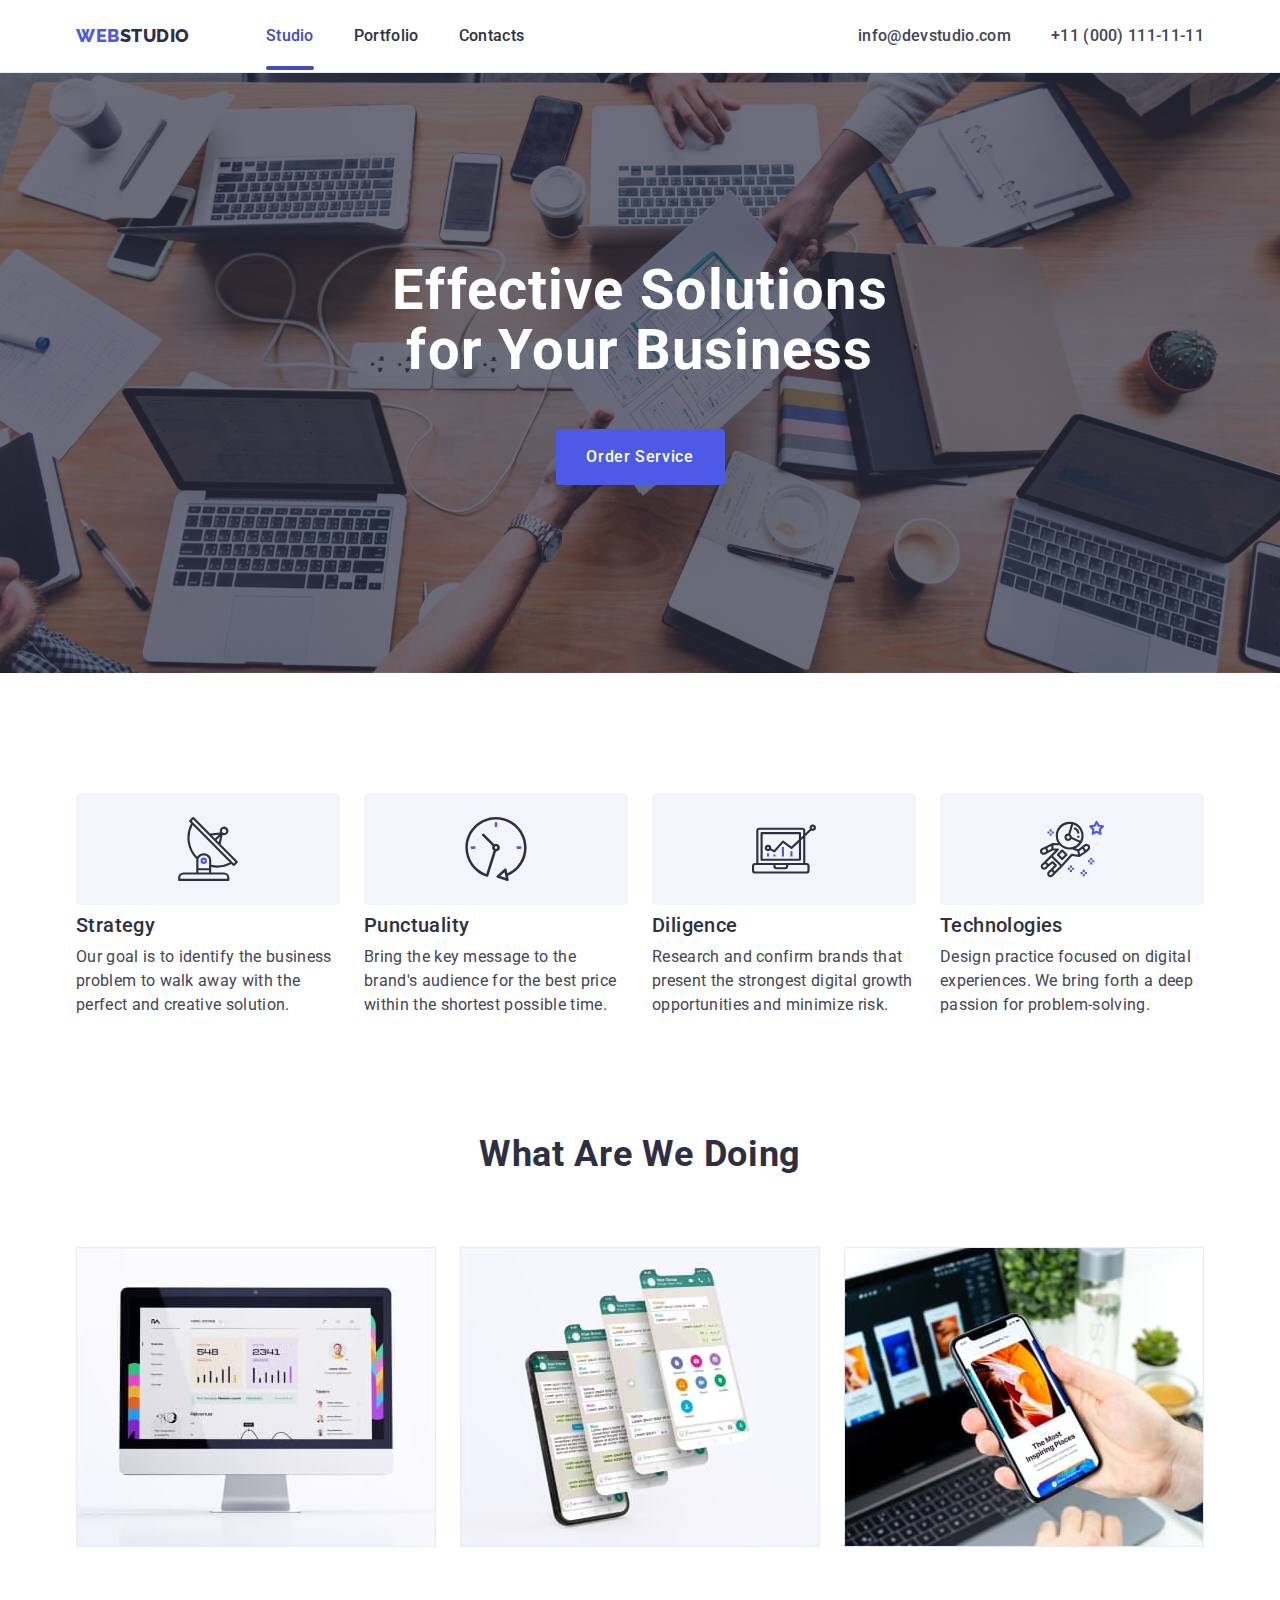
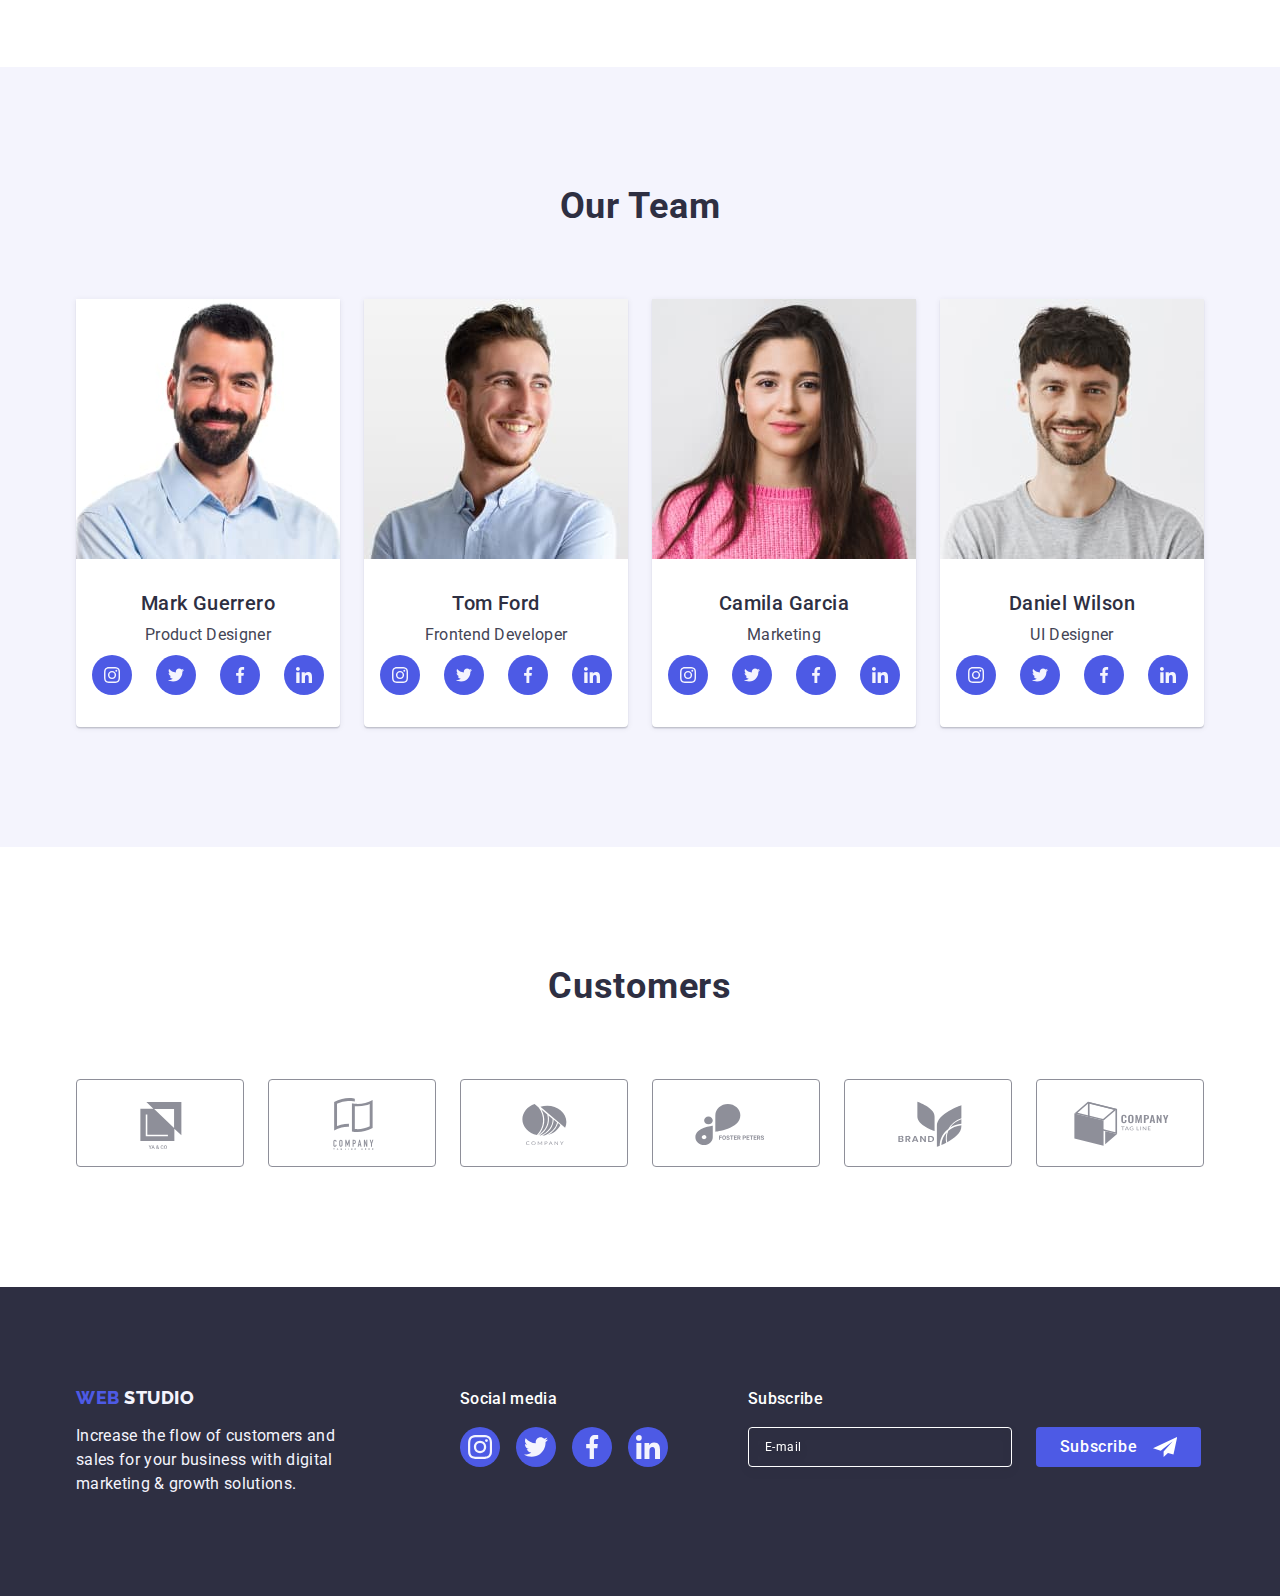
<file: index.html>
<!DOCTYPE html>
<html lang="en">
<head>
    <meta charset="UTF-8">
    <meta http-equiv="X-UA-Compatible" content="IE=edge">
    <meta name="viewport" content="width=device-width, initial-scale=1.0">
    <title>WebStudio</title>
    <link rel="stylesheet" href="https://cdnjs.cloudflare.com/ajax/libs/modern-normalize/2.0.0/modern-normalize.min.css">
    <link rel="stylesheet" href="./css/styles.css">
    <link rel="preconnect" href="https://fonts.googleapis.com">
    <link rel="preconnect" href="https://fonts.gstatic.com" crossorigin>
    <link href="https://fonts.googleapis.com/css2?family=Raleway:wght@800&family=Roboto:wght@400;500;700;900&display=swap"
        rel="stylesheet">
</head>
<body>
    <header class="header">
        <div class="header-div container">  
 <nav class="header-div-nav">
        <a class="logotip link"  href="./index.html">Web<span class="logotip-part-two">Studio</span></a>

    <ul class="menu-main list">
        <li>
            <a class="menu-header menu-header-check link" href="./index.html">Studio</a>
        </li>
        <li>
            <a class="menu-header link" href="./portfolio.html">Portfolio</a>
        </li>
        <li>
            <a class="menu-header link" href="">Contacts</a>
        </li>
    </ul>
</nav>

<address class="kontakts">
    <ul class="menu-main list">
        <li>
            <a class="kontakts-mail link menu-header" href="mailto:info@devstudio.com">info@devstudio.com</a>
        </li>
        <li>
            <a class="kontakts-mail link menu-header" href="tel:+110001111111">+11 (000) 111-11-11</a>
        </li>
    </ul>
</address>
    </div>
    </header>

    <main>
      <section class="section-zakaz-service">
        <div class="container">
          <h1 class="zakaz-service-name">Effective Solutions for Your Business</h1>
          <button data-modal-open class="button-main" type="button">Order Service</button>  
        </div>
      
     </section>  

      <section class="section-features">
        <div class="container">
        <h2 class="visually-hidden">Features</h2>
<ul class="section-features-list list">
    <li class="secfeat-list-li">
        <div class="features-icon-box">
        <svg width="64" height="64" class="button-modal-close-icon">
            <use href="./images/icons.svg#icon-antenna"></use>
        </svg>
        </div>
<h3 class="feature-name">Strategy</h3>
<p class="feature-desc">Our goal is to identify the business problem to walk away with the perfect and creative
    solution.
</p>
    </li>
    <li class="secfeat-list-li">
        <div class="features-icon-box">
            <svg width="64" height="64" class="button-modal-close-icon">
                <use href="./images/icons.svg#icon-clock"></use>
            </svg>
        </div>
<h3 class="feature-name">Punctuality</h3>
<p class="feature-desc">Bring the key message to the brand's audience for the best price within the shortest possible time.
</p>
    </li>
    <li class="secfeat-list-li">
        <div class="features-icon-box">
            <svg width="64" height="64" class="button-modal-close-icon">
                <use href="./images/icons.svg#icon-diagram"></use>
            </svg>
        </div>
<h3 class="feature-name">Diligence</h3>
<p class="feature-desc">Research and confirm brands that present the strongest digital growth opportunities and minimize risk.
</p>
    </li>
    <li class="secfeat-list-li">
        <div class="features-icon-box">
            <svg width="64" height="64" class="button-modal-close-icon">
                <use href="./images/icons.svg#icon-astronaut"></use>
            </svg>
        </div>
<h3 class="feature-name">Technologies</h3>
<p class="feature-desc">Design practice focused on digital experiences. We bring forth a deep passion for problem-solving.
</p>
    </li>
</ul>
    </div>
      </section>

      <section class="section-doing">
        <div class="container">
            <h2 class="doing-head">What are we doing</h2>
               <ul class="section-doing-list list">
                   <li class="section-doing-list-li">
               <img src="./images/img1.jpg" width="360" alt="Monitor">
                   </li>
                   <li class="section-doing-list-li">
               <img src="./images/img2.jpg" width="360" alt="Smartphone">
                                  </li>
                   <li class="section-doing-list-li">
               <img src="./images/img3.jpg" width="360" alt="Notebook and Smartphone">
                   </li>
               </ul>
            </div>
      </section>

<section class="section-team"   >
    <div class="container">
<h2 class="team-head">Our Team</h2>
<ul class="section-team-list list">
    <li class="section-team-list-li team-fon">
        <img    src="./images/mark-guerrero.jpg" width="264" alt="Team Card Mark Guerrero">
        <div class="team-card">
    <h3 class="team-name">Mark Guerrero</h3>
    <p class="team-desc">Product Designer</p>
    <ul class="team-soc-icon-box list">
      <li class="team-soc-icon">
        <a class="team-soc-icon-link" href="">
        <svg width="16" height="16" class="team-soc-icon-svg">
            <use href="./images/icons.svg#instagram"></use>
        </svg>
        </a>
      </li> 
    <li class="team-soc-icon">
        <a class="team-soc-icon-link" href="">
        <svg width="16" height="16" class="team-soc-icon-svg">
            <use href="./images/icons.svg#twitter"></use>
        </svg>
        </a>
    </li>
    <li class="team-soc-icon">        
        <a class="team-soc-icon-link" href="">
        <svg width="16" height="16" class="team-soc-icon-svg">
            <use href="./images/icons.svg#facebook"></use>
        </svg>
        </a>
    </li>
    <li class="team-soc-icon">        
        <a class="team-soc-icon-link" href="">
        <svg width="16" height="16" class="team-soc-icon-svg">
            <use href="./images/icons.svg#linkedin"></use>
        </svg>
        </a>
    </li>
    </ul>
</div>
    </li>
    <li class="section-team-list-li team-fon">
        <img src="./images/tom-ford.jpg" width="264" alt="Team Card Tom Ford">
        <div class="team-card">
        <h3 class="team-name">Tom Ford</h3>
        <p class="team-desc">Frontend Developer</p>
            <ul class="team-soc-icon-box list">
                <li class="team-soc-icon">
                    <a class="team-soc-icon-link" href="">
                        <svg width="16" height="16" class="team-soc-icon-svg">
                            <use href="./images/icons.svg#instagram"></use>
                        </svg>
                    </a>
                </li>
                <li class="team-soc-icon">
                    <a class="team-soc-icon-link" href="">
                        <svg width="16" height="16" class="team-soc-icon-svg">
                            <use href="./images/icons.svg#twitter"></use>
                        </svg>
                    </a>
                </li>
                <li class="team-soc-icon">
                    <a class="team-soc-icon-link" href="">
                        <svg width="16" height="16" class="team-soc-icon-svg">
                            <use href="./images/icons.svg#facebook"></use>
                        </svg>
                    </a>
                </li>
                <li class="team-soc-icon">
                    <a class="team-soc-icon-link" href="">
                        <svg width="16" height="16" class="team-soc-icon-svg">
                            <use href="./images/icons.svg#linkedin"></use>
                        </svg>
                    </a>
                </li>
            </ul>
        </div>
    </li>
    <li class="section-team-list-li team-fon">
        <img src="./images/camila-garcia.jpg" width="264" alt="Team Card Camila Garcia">
        <div class="team-card">
        <h3 class="team-name">Camila Garcia</h3>
        <p class="team-desc">Marketing</p>
            <ul class="team-soc-icon-box list">
                <li class="team-soc-icon">
                    <a class="team-soc-icon-link" href="">
                        <svg width="16" height="16" class="team-soc-icon-svg">
                            <use href="./images/icons.svg#instagram"></use>
                        </svg>
                    </a>
                </li>
                <li class="team-soc-icon">
                    <a class="team-soc-icon-link" href="">
                        <svg width="16" height="16" class="team-soc-icon-svg">
                            <use href="./images/icons.svg#twitter"></use>
                        </svg>
                    </a>
                </li>
                <li class="team-soc-icon">
                    <a class="team-soc-icon-link" href="">
                        <svg width="16" height="16" class="team-soc-icon-svg">
                            <use href="./images/icons.svg#facebook"></use>
                        </svg>
                    </a>
                </li>
                <li class="team-soc-icon">
                    <a class="team-soc-icon-link" href="">
                        <svg width="16" height="16" class="team-soc-icon-svg">
                            <use href="./images/icons.svg#linkedin"></use>
                        </svg>
                    </a>
                </li>
            </ul>
        </div>
    </li>
    <li class="section-team-list-li team-fon">
        <img src="./images/daniel-wilson.jpg" width="264" alt="Team Card Daniel Wilson">
        <div class="team-card">
        <h3 class="team-name">Daniel Wilson</h3>
        <p class="team-desc">UI Designer</p>
            <ul class="team-soc-icon-box list">
                <li class="team-soc-icon">
                    <a class="team-soc-icon-link" href="">
                        <svg width="16" height="16" class="team-soc-icon-svg">
                            <use href="./images/icons.svg#instagram"></use>
                        </svg>
                    </a>
                </li>
                <li class="team-soc-icon">
                    <a class="team-soc-icon-link" href="">
                        <svg width="16" height="16" class="team-soc-icon-svg">
                            <use href="./images/icons.svg#twitter"></use>
                        </svg>
                    </a>
                </li>
                <li class="team-soc-icon">
                    <a class="team-soc-icon-link" href="">
                        <svg width="16" height="16" class="team-soc-icon-svg">
                            <use href="./images/icons.svg#facebook"></use>
                        </svg>
                    </a>
                </li>
                <li class="team-soc-icon">
                    <a class="team-soc-icon-link" href="">
                        <svg width="16" height="16" class="team-soc-icon-svg">
                            <use href="./images/icons.svg#linkedin"></use>
                        </svg>
                    </a>
                </li>
            </ul>
        </div>
    </li>
</ul>
</div>
</section>
<section  class="section-customers">
    <div class="container">
         <h2 class="team-head">Customers</h2>
         <ul class="customers-list list">
            <li class="customers-list-li">
                <a class="customers-list-link" href="" aria-label="Client 1">
                    <svg  class="customer-item" width="104" height="56">
                        <use href="./images/icons.svg#icon-logo1"></use>
                    </svg>
                </a>
            </li>
            <li class="customers-list-li">
                <a class="customers-list-link" href="" aria-label="Client 2">
                    <svg class="customer-item" width="104" height="56">
                        <use href="./images/icons.svg#icon-logo2"></use>
                    </svg>
                </a>
            </li>
            <li class="customers-list-li">
                <a class="customers-list-link" href="" aria-label="Client 3">
                    <svg class="customer-item" width="104" height="56">
                        <use href="./images/icons.svg#icon-logo3"></use>
                    </svg>
                </a>
            </li>
            <li class="customers-list-li">
                <a class="customers-list-link" href="" aria-label="Client 4">
                    <svg class="customer-item" width="104" height="56">
                        <use href="./images/icons.svg#icon-logo4"></use>
                    </svg>
                </a>
            </li>
            <li class="customers-list-li">
                <a class="customers-list-link" href="" aria-label="Client 5">
                    <svg class="customer-item" width="104" height="56">
                        <use href="./images/icons.svg#icon-logo5"></use>
                    </svg>
                </a>
            </li>
            <li class="customers-list-li">
                <a class="customers-list-link" href="" aria-label="Client 6">
                    <svg class="customer-item" width="104" height="56">
                        <use href="./images/icons.svg#icon-logo6"></use>
                    </svg>
                </a>
            </li>
      </ul>                                                          
    </div>
</section>
    </main>

    <footer class="footer">
        <div class="container footer-box">
            <div class="footer-part-logo">
                 <a class="footer-logo link" href="./index.html">Web
                    <span class="logo-footer-part-two">Studio</span>
                </a>
                 <p class="footer-text">Increase the flow of customers and sales for your business with digital marketing & growth solutions.
                 </p>
            </div>
            <div class="footer-part-cocial">
                <p class="footer-part-name">Social media</p>
                <ul class="footer-part-social list">
                    <li class="footer-social-item">
                        <a class="footer-social-link" href="">
                            <svg class="footer-social-icon" width="24" height="24">
                              <use href="./images/icons.svg#instagram"></use>
                            </svg>
                        </a>
                    </li>
                    <li class="footer-social-item">
                        <a class="footer-social-link" href="">
                            <svg class="footer-social-icon" width="24" height="24">
                                <use href="./images/icons.svg#twitter"></use>
                            </svg>
                        </a>
                    </li>
                    <li class="footer-social-item">
                        <a class="footer-social-link" href="">
                            <svg class="footer-social-icon" width="24" height="24">
                                <use href="./images/icons.svg#facebook"></use>
                            </svg>
                        </a>
                    </li>
                    <li class="footer-social-item">
                        <a class="footer-social-link" href="">
                            <svg class="footer-social-icon" width="24" height="24">
                                <use href="./images/icons.svg#linkedin"></use>
                            </svg>
                        </a>
                    </li>
                </ul>

            </div> 
            <div class="footer-part">
                <p class="footer-part-name">Subscribe</p>
                <form class="footer-form-subscribe">
                    <label class="footer-subscribe-label">
                        <input class="footer-subscribe-input" type="email" name="email" placeholder="E-mail">
                    </label>             
                    <button class="footer-btn-subscribe" type="submit">
                            Subscribe
                            <svg class="footer-btnsubscribe-icon" width="24" height="24">
                          <use href="./images/icons.svg#icon-send"></use>
                        </svg>
                    </button>
                </form>
            </div>
        </div>
    </footer>

    <div data-modal class="modal-section is-hidden">
       <div class="modal-order">
              <button data-modal-close class="button-modal-close" type="button">
                <svg class="button-modal-close-icon" width="8" height="8">
                        <use href="./images/icons.svg#icon-close-black-18dp-2-1">
                        </use>
                </svg>
              </button>
              <p class="modal-head">
                Leave your contacts and we will call you back
              </p>
              <form class="modal-form">
                <div class="modal-form-id">
                    <label class="modal-label" for="user-name">
                        Name
                    </label>
                    <div class="div-user-fild">
                            <input class="input-user-fild" type="text" name="user-name" id="user-name" autofocus>
                            <svg class="icon-user-fild" width="18" height="24">
                              <use href="./images/icons.svg#icon-person"></use>
                            </svg>
                    </div>
                </div>
                <div class="modal-form-id">
                    <label class="modal-label" for="user-tel">
                        Phone
                    </label>
                    <div class="div-user-fild">
                        <input class="input-user-fild" type="tel" name="user-tel" id="user-tel">
                        <svg class="icon-user-fild" width="18" height="24">
                            <use href="./images/icons.svg#icon-phone2"></use>
                        </svg>
                    </div>
                </div>
                <div class="modal-form-id">
                    <label class="modal-label" for="user-email">
                        Email
                    </label>
                    <div class="div-user-fild">
                        <input class="input-user-fild" type="email" name="user-email" id="user-email">
                        <svg class="icon-user-fild" width="18" height="24">
                            <use href="./images/icons.svg#icon-mail"></use>
                        </svg>
                    </div>
                </div>
                <div class="div-comment">
                    <label class="modal-label" for="user-comment">
                        Comment
                    </label>
                    <textarea class="input-user-textarea" name="user-comment" id="user-comment" placeholder="Text input"></textarea>
                </div>
                <div class="accept-div">
                         <input class="accept-input visually-hidden" type="checkbox" name="user-privacy" id="user-privacy" value="true">
                         <label class="user-privacy-label" for="user-privacy">
                             <span class="span-privacy-label">
                                <svg class="icon-privacy-label" width="10" height="8">
                                  <use href="./images/icons.svg#icon-check"></use>
                                </svg>
                            </span>                            
                            I accept the terms and conditions of the
                            <a class="privacy-policy-link" href="">
                                Privacy Policy
                            </a>
                         </label>
                </div>
                <button class="btn-push-modal" type="submit">Send
                </button>   
             </form>
        </div>
    </div>
<script src="./js/modal.js"></script>
</body>
</html>
</file>
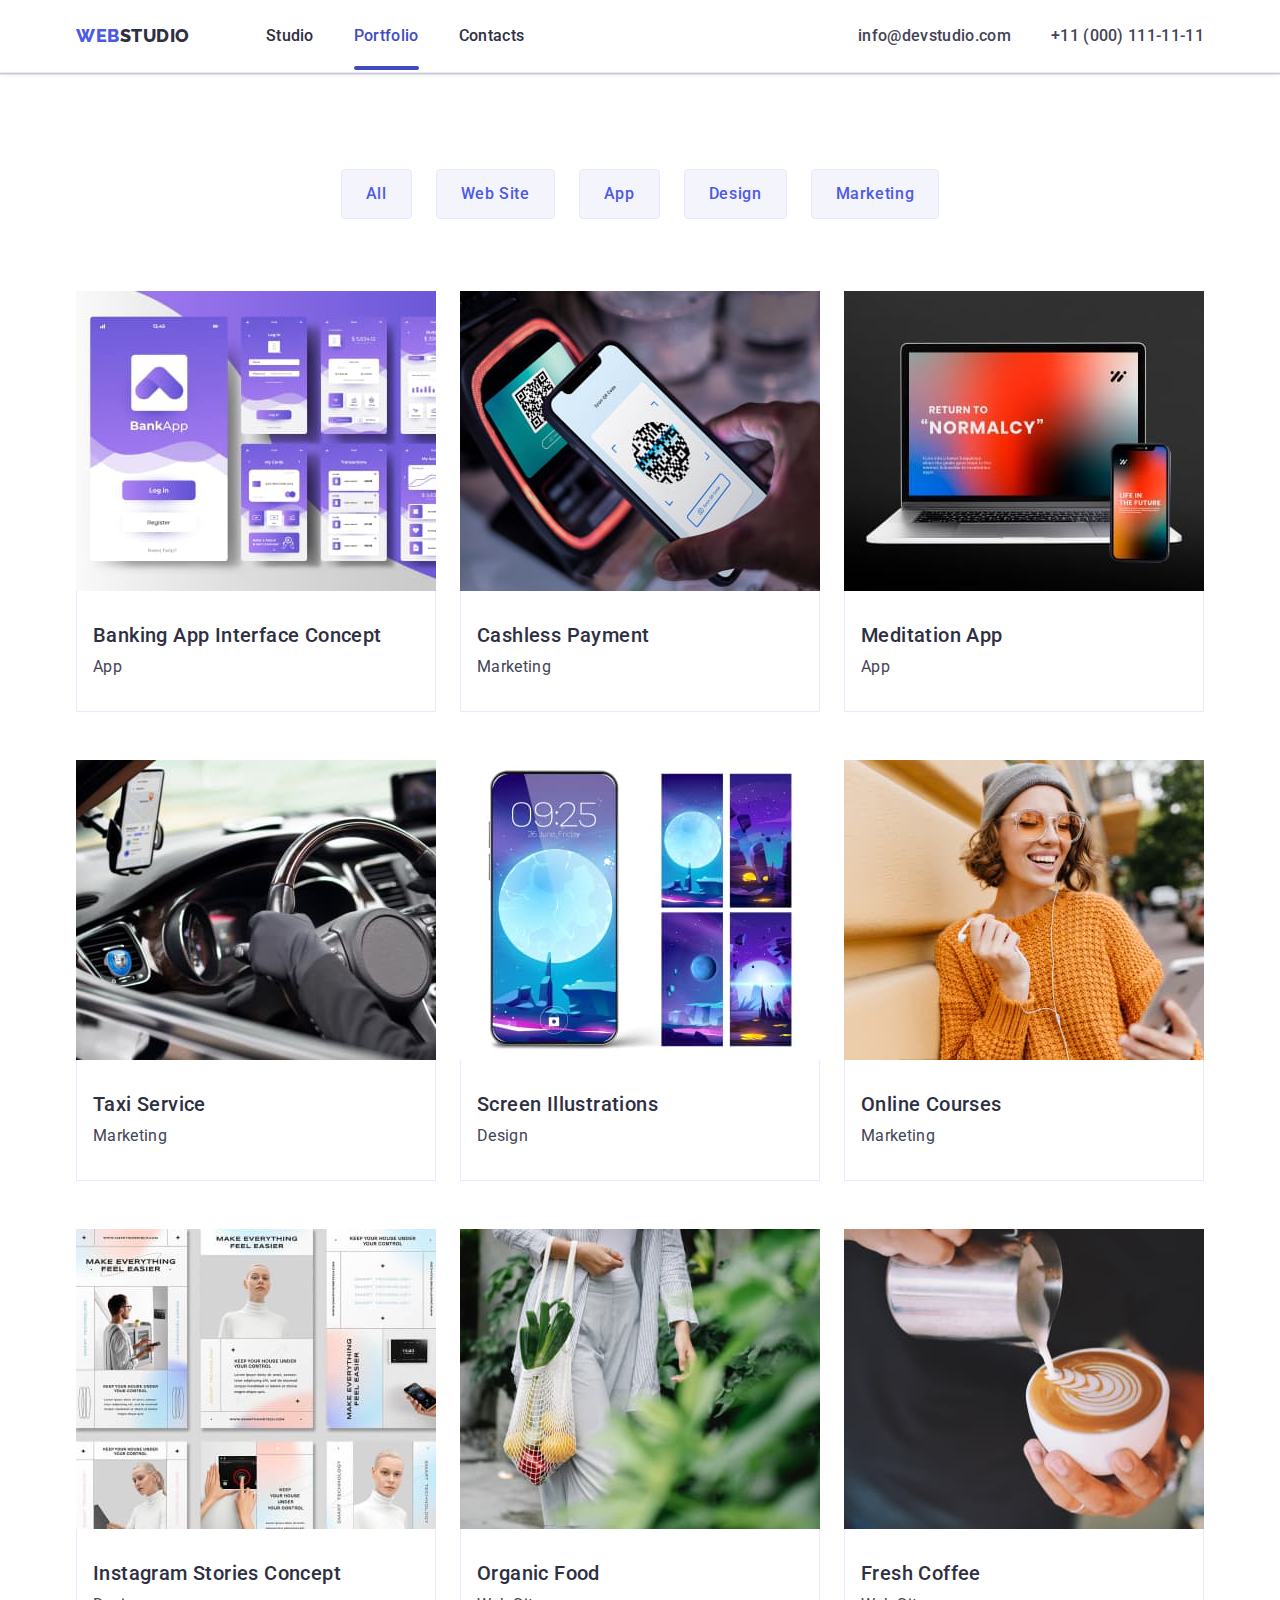
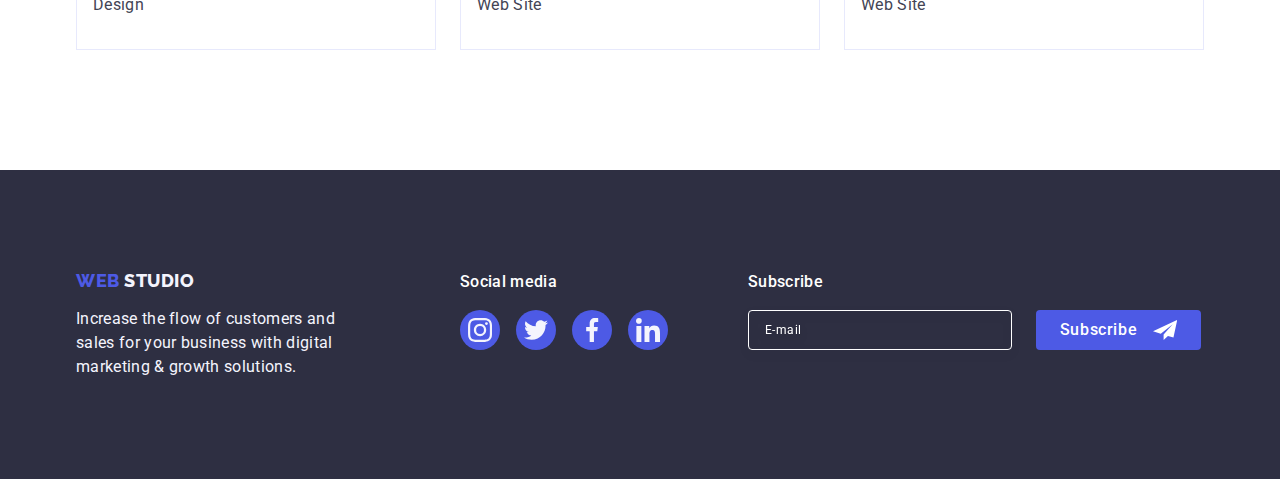
<file: portfolio.html>
<!DOCTYPE html>
 <html lang="en">

<head>
    <meta charset="UTF-8">
    <meta http-equiv="X-UA-Compatible" content="IE=edge">
    <meta name="viewport" content="width=device-width, initial-scale=1.0">
    <title>WebStudio</title>
    <link rel="stylesheet" href="https://cdnjs.cloudflare.com/ajax/libs/modern-normalize/2.0.0/modern-normalize.min.css">
    <link rel="stylesheet" href="./css/styles.css">
    <link rel="preconnect" href="https://fonts.googleapis.com">
    <link rel="preconnect" href="https://fonts.gstatic.com" crossorigin>
    <link href="https://fonts.googleapis.com/css2?family=Raleway:wght@800&family=Roboto:wght@400;500;700;900&display=swap"
        rel="stylesheet">
</head>

<body>
    <header class="header">
        <div class="header-div container">
            <nav class="header-div-nav">
                <a class="logotip link" href="./index.html">Web<span class="logotip-part-two">Studio</span></a>
    
                <ul class="menu-main list">
                    <li>
                        <a class="menu-header link" href="./index.html">Studio</a>
                    </li>
                    <li>
                        <a class="menu-header menu-header-check link" href="./portfolio.html">Portfolio</a>
                    </li>
                    <li>
                        <a class="menu-header link" href="">Contacts</a>
                    </li>
                </ul>
            </nav>
    
            <address class="kontakts">
                <ul class="menu-main list">
                    <li>
                        <a class="kontakts-mail link menu-header" href="mailto:info@devstudio.com">info@devstudio.com</a>
                    </li>
                    <li>
                        <a class="kontakts-mail link menu-header" href="tel:+110001111111">+11 (000) 111-11-11</a>
                    </li>
                </ul>
            </address>
        </div>
    </header>

    <main>
        <section class="section-portfolio">
            <div class="container">

           
            <h1 class="visually-hidden">Portfolio</h1>

            <ul class="section-portfolio-filtr list">
                <li>
                    <button class="button-filtr-item" type="button">
                        All
                    </button>
                </li>
                <li>
                    <button class="button-filtr-item" type="button">
                        Web Site
                    </button>
                </li>
                <li>
                    <button class="button-filtr-item" type="button">
                        App
                    </button>
                </li>
                <li>
                    <button class="button-filtr-item" type="button">
                        Design
                    </button>
                </li>
                <li>
                    <button class="button-filtr-item" type="button">
                        Marketing
                    </button>
                </li>
            </ul>

            <ul class="portfolio-list list">
                <li class="portfolio-list-li">
                    <a class="portfolio-link link" href="">
                        <div class="portfolio-img">
                             <img src="./images/img-1.jpg" width="360" 
                             alt="Banking App Interface Concept">
                             <p class="portfolio-img-text">
                                14 Stylish and User-Friendly App Design Concepts · Task Manager App · Calorie Tracker App · Exotic Fruit Ecommerce App ·
                                Cloud Storage App
                             </p>                            
                        </div>

                    <div class="portfolio-text-block">
                    <h2 class="portfolio-name">Banking App Interface Concept</h2>
                    <p class="desk-portfolio">App</p>
                    </div>
                    </a>
                    
                </li>
                <li class="portfolio-list-li">
                    <a class="portfolio-link link" href="">
                        <div class="portfolio-img">
                             <img src="./images/img-2.jpg" width="360" alt="Cashless Payment">                            
                             <p class="portfolio-img-text">
                                14 Stylish and User-Friendly App Design Concepts · Task Manager App · Calorie Tracker App · Exotic Fruit
                                Ecommerce App ·
                                Cloud Storage App
                             </p>
                        </div>
                    <div class="portfolio-text-block">
                    <h2 class="portfolio-name">Cashless Payment</h2>
                    <p class="desk-portfolio">Marketing</p>
                    </div>
                    </a>
                </li>
                <li class="portfolio-list-li">
                    <a class="portfolio-link link" href="">
                        <div class="portfolio-img">
                            <img src="./images/img-3.jpg" width="360" alt="Meditation App">
                            <p class="portfolio-img-text">
                                14 Stylish and User-Friendly App Design Concepts · Task Manager App · Calorie Tracker App · Exotic Fruit
                                Ecommerce App ·
                                Cloud Storage App
                            </p>
                        </div>
                        <div class="portfolio-text-block">
                             <h2 class="portfolio-name">Meditation App</h2>
                             <p class="desk-portfolio">App</p>
                        </div>
                    </a>
                </li>
                <li class="portfolio-list-li">
                    <a class="portfolio-link link" href="">
                        <div class="portfolio-img">
                            <img src="./images/img-4.jpg" width="360" alt="Taxi Service">
                            <p class="portfolio-img-text">
                                14 Stylish and User-Friendly App Design Concepts · Task Manager App · Calorie Tracker App · Exotic Fruit
                                Ecommerce App ·
                                Cloud Storage App
                            </p>
                        </div>
                        <div class="portfolio-text-block">
                              <h2 class="portfolio-name">Taxi Service</h2>
                              <p class="desk-portfolio">Marketing</p>
                       </div>
                    </a>
                </li>
                <li class="portfolio-list-li">
                    <a class="portfolio-link link" href="">
                        <div class="portfolio-img">
                            <img src="./images/img-5.jpg" width="360" alt="Screen Illustrations">
                            <p class="portfolio-img-text">
                                14 Stylish and User-Friendly App Design Concepts · Task Manager App · Calorie Tracker App · Exotic Fruit
                                Ecommerce App ·
                                Cloud Storage App
                            </p>
                        </div>
                        <div class="portfolio-text-block">
                            <h2 class="portfolio-name">Screen Illustrations</h2>
                            <p class="desk-portfolio">Design</p>
                        </div>
                    </a>
                </li>
                <li class="portfolio-list-li">
                    <a class="portfolio-link link" href="">
                        <div class="portfolio-img">
                            <img src="./images/img-6.jpg" width="360" alt="Online Courses">
                            <p class="portfolio-img-text">
                                14 Stylish and User-Friendly App Design Concepts · Task Manager App · Calorie Tracker App · Exotic Fruit
                                Ecommerce App ·
                                Cloud Storage App
                            </p>
                       </div>
                       <div class="portfolio-text-block">
                          <h2 class="portfolio-name">Online Courses</h2>
                          <p class="desk-portfolio">Marketing</p>
                      </div>
                    </a>
                </li>
                <li class="portfolio-list-li">
                    <a class="portfolio-link link" href="">
                        <div class="portfolio-img">
                    <img src="./images/img-7.jpg" width="360" alt="Instagram Stories Concept">
                            <p class="portfolio-img-text">
                                14 Stylish and User-Friendly App Design Concepts · Task Manager App · Calorie Tracker App · Exotic Fruit
                                Ecommerce App ·
                                Cloud Storage App
                            </p>
                        </div>
                        <div class="portfolio-text-block">
                             <h2 class="portfolio-name">Instagram Stories Concept</h2>
                             <p class="desk-portfolio">Design</p>
                        </div>
                    </a>
                </li>
                <li class="portfolio-list-li">
                    <a class="portfolio-link link" href="">
                        <div class="portfolio-img">
                        <img src="./images/img-8.jpg" width="360" alt="Organic Food">
                            <p class="portfolio-img-text">
                                14 Stylish and User-Friendly App Design Concepts · Task Manager App · Calorie Tracker App · Exotic Fruit
                                Ecommerce App ·
                                Cloud Storage App
                            </p>
                        </div>
                        <div class="portfolio-text-block">
                             <h2 class="portfolio-name">Organic Food</h2>
                             <p class="desk-portfolio">Web Site</p>
                     </div>
                    </a>
                </li>
                <li class="portfolio-list-li">
                    <a class="portfolio-link link" href="">
                        <div class="portfolio-img">
                            <img src="./images/img-9.jpg" width="360" alt="Fresh Coffee">
                            <p class="portfolio-img-text">
                                14 Stylish and User-Friendly App Design Concepts · Task Manager App · Calorie Tracker App · Exotic Fruit
                                Ecommerce App ·
                                Cloud Storage App
                            </p>
                        </div>
                        <div class="portfolio-text-block">
                             <h2 class="portfolio-name">Fresh Coffee</h2>
                             <p class="desk-portfolio">Web Site</p>
                        </div>
                   </a>
                </li>
            </ul>
            </div>  
        </section>
        
    </main>

    <footer class="footer">
        <div class="container footer-box">
            <div class="footer-part-logo">
                <a class="footer-logo link" href="./index.html">Web
                    <span class="logo-footer-part-two">Studio</span>
                </a>
                <p class="footer-text">Increase the flow of customers and sales for your business with digital marketing &
                    growth solutions.
                </p>
            </div>
            <div class="footer-part-cocial">
                <p class="footer-part-name">Social media</p>
                <ul class="footer-part-social list">
                    <li class="footer-social-item">
                        <a class="footer-social-link" href="">
                            <svg class="footer-social-icon" width="24" height="24">
                                <use href="./images/icons.svg#instagram"></use>
                            </svg>
                        </a>
                    </li>
                    <li class="footer-social-item">
                        <a class="footer-social-link" href="">
                            <svg class="footer-social-icon" width="24" height="24">
                                <use href="./images/icons.svg#twitter"></use>
                            </svg>
                        </a>
                    </li>
                    <li class="footer-social-item">
                        <a class="footer-social-link" href="">
                            <svg class="footer-social-icon" width="24" height="24">
                                <use href="./images/icons.svg#facebook"></use>
                            </svg>
                        </a>
                    </li>
                    <li class="footer-social-item">
                        <a class="footer-social-link" href="">
                            <svg class="footer-social-icon" width="24" height="24">
                                <use href="./images/icons.svg#linkedin"></use>
                            </svg>
                        </a>
                    </li>
                </ul>
    
            </div>
            <div class="footer-part">
                <p class="footer-part-name">Subscribe</p>
                <form class="footer-form-subscribe">
                    <label class="footer-subscribe-label">
                        <input class="footer-subscribe-input" type="email" name="email" placeholder="E-mail">
                    </label>
                    <button class="footer-btn-subscribe" type="submit">
                        Subscribe
                        <svg class="footer-btnsubscribe-icon" width="24" height="24">
                            <use href="./images/icons.svg#icon-send"></use>
                        </svg>
                    </button>
                </form>
            </div>
        </div>
    </footer>
</body>

</html>
</file>
<file: css/styles.css>
:root {
  --primary-brand: #4d5ae5;
  --pressed-state: #404bbf;
  --dark: #2e2f42;
  --success: #31d0aa;
  --text: #434455;
  --accent: #e7e9fc;
  --light: #f4f4fd;
  --modal-overlay: #2e2f42;
  --bg-button-text-hover: #ffffff;
  --subtle-text: #8e8f99;
}

body {
  font-family: 'Roboto', sans-serif;
  background-color: #ffffff;
  color: var(--text);
}
img {
  display: block;
  max-width: 100%;
  height: auto;
}
h1,
h2,
h3,
h4,
h5,
h6,
ul,
p {
  padding: 0;
  margin: 0;
}
.list {
  list-style: none;
}
.link {
  text-decoration: none;
}
.container {
  width: 1158px;
  margin: 0 auto;
  padding: 0 15px;
}

/**
  |============================
  | header
  |============================
*/
.header {
  border-bottom: 1px solid #e7e9fc;
  box-shadow: 0px 2px 1px rgba(46, 47, 66, 0.08), 0px 1px 1px rgba(46, 47, 66, 0.16),
    0px 1px 6px rgba(46, 47, 66, 0.08);
}

.header-div {
  display: flex;
  justify-content: space-between;
}
.header-div-nav {
  display: flex;
  align-items: center;
}
.logotip {
  color: var(--primary-brand);
  font-family: 'Raleway', sans-serif;
  font-style: normal;
  font-weight: 800;
  font-size: 18px;
  line-height: 1.17;
  letter-spacing: 0.03em;
  text-transform: uppercase;
  margin-right: 76px;
}
.logotip-part-two {
  color: var(--dark);
}
.menu-main {
  display: flex;
  gap: 40px;
  padding-top: 24px;
  padding-bottom: 24px;
}
.menu-header {
  font-weight: 500;
  font-size: 16px;
  line-height: 1.5;
  letter-spacing: 0.02em;
  padding: 24px 0;
  color: #2e2f42;
  transition: color 250ms cubic-bezier(0.4, 0, 0.2, 1);
}
.menu-header-check {
  position: relative;
  color: #404bbf;
}

.menu-header-check::after {
  content: '';
  position: absolute;
  left: 0;
  bottom: -1px;
  height: 4px;
  background-color: #404bbf;
  border-radius: 2px;
  width: 100%;
}
.menu-header:hover,
.menu-header:focus {
  color: #404bbf;
}
.kontakts {
  font-style: normal;
  display: block;
}
.kontakts-mail {
  font-size: 16px;
  line-height: 1.5;
  letter-spacing: 0.02em;
  color: #434455;
}

/**
  |============================
  | First section
  |============================
*/
.section-zakaz-service {
  justify-content: center;
  background-color: var(--dark);
  padding: 188px 0;
  background-image: linear-gradient(rgba(46, 47, 66, 0.7), rgba(46, 47, 66, 0.7)),
    url(../images/bg-people-office.jpg);
  max-width: 1440px;
  margin: 0 auto;
  background-repeat: no-repeat;
  background-position: center;
  background-size: cover;
}
.zakaz-service-name {
  font-size: 56px;
  line-height: 1.07;
  text-align: center;
  letter-spacing: 0.02em;
  color: #ffffff;
  max-width: 496px;
  margin: 0;
  display: block;
  margin: 0 auto;
  padding-bottom: 48px;
}

.button-main {
  background-color: #4d5ae5;
  font-family: 'Roboto', sans-serif;
  font-weight: 500;
  font-size: 16px;
  line-height: 1.5;
  letter-spacing: 0.04em;
  color: #ffffff;
  display: block;
  min-width: 169px;
  height: 56px;
  border: none;
  border-radius: 4px;
  cursor: pointer;
  margin: 0 auto;
  transition: background-color 250ms cubic-bezier(0.4, 0, 0.2, 1);
}
.button-main:hover,
.button-main:focus {
  background-color: var(--pressed-state);
  cursor: pointer;
}
/**
  |============================
  | modal-order
  |============================
*/
.modal-section {
  position: fixed;
  top: 0;
  left: 0;
  width: 100%;
  height: 100%;
  background-color: rgba(46, 47, 66, 0.4);
  transition: opacity 250ms cubic-bezier(0.4, 0, 0.2, 1),
    visibility 250ms cubic-bezier(0.4, 0, 0.2, 1);
}
.is-hidden {
  opacity: 0;
  visibility: hidden;
  pointer-events: none;
}
.modal-order {
  position: absolute;
  top: 50%;
  left: 50%;
  transform: translate(-50%, -50%) scale(1);
  width: 408px;
  min-height: 584px;
  background: #fcfcfc;
  box-shadow: 0px 1px 1px rgba(0, 0, 0, 0.14), 0px 1px 3px rgba(0, 0, 0, 0.12),
    0px 2px 1px rgba(0, 0, 0, 0.2);
  border-radius: 4px;
  transition: transform 250ms cubic-bezier(0.4, 0, 0.2, 1);
  padding: 72px 24px 24px 24px;
}
.button-modal-close {
  position: absolute;
  top: 24px;
  right: 24px;
  width: 24px;
  height: 24px;
  border-radius: 50%;
  display: flex;
  align-items: center;
  justify-content: center;
  background-color: #e7e9fc;
  border: 1px solid rgba(0, 0, 0, 0.1);
  padding: 0;
  cursor: pointer;
  transition: background-color 250ms cubic-bezier(0.4, 0, 0.2, 1),
    border 250ms cubic-bezier(0.4, 0, 0.2, 1);
}
.button-modal-close:hover,
.button-modal-close:focus {
  background-color: #404bbf;
  border: none;
}
.button-modal-close-icon {
  transition: fill 250ms cubic-bezier(0.4, 0, 0.2, 1);
}
.button-modal-close:hover .button-modal-close-icon,
.button-modal-close:focus .button-modal-close-icon {
  fill: #ffffff;
}
.modal-head {
  font-weight: 500;
  font-size: 16px;
  line-height: 1.5;
  text-align: center;
  letter-spacing: 0.02em;
  color: var(--dark);
  margin-bottom: 16px;
}
.modal-form-id {
  margin-bottom: 8px;
}
.modal-label {
  font-size: 12px;
  line-height: 1.17;
  letter-spacing: 0.04em;
  color: var(--subtle-text);
  display: block;
  margin-bottom: 4px;
}
.div-user-fild {
  position: relative;
}
.input-user-fild {
  width: 100%;
  height: 40px;
  border: 1px solid rgba(46, 47, 66, 0.4);
  border-radius: 4px;
  background-color: transparent;
  padding-left: 38px;
  outline: transparent;
  transition: border-color 250ms cubic-bezier(0.4, 0, 0.2, 1);
}
.input-user-fild:focus {
  border-color: #4d5ae5;
}
.icon-user-fild {
  position: absolute;
  left: 16px;
  top: 50%;
  transform: translateY(-50%);
  transition: fill 250ms cubic-bezier(0.4, 0, 0.2, 1);
}

.div-user-fild:focus-within .icon-user-fild {
  fill: #4d5ae5;
}
.div-comment {
  margin-bottom: 16px;
}
.input-user-textarea {
  width: 100%;
  height: 120px;
  font-size: 12px;
  line-height: 1.17;
  letter-spacing: 0.04em;
  color: rgba(46, 47, 66, 0.4);
  border: 1px solid rgba(46, 47, 66, 0.4);
  border-radius: 4px;
  background-color: transparent;
  padding: 8px 16px;
  outline: transparent;
  resize: none;
  transition: border-color 250ms cubic-bezier(0.4, 0, 0.2, 1);
}
.input-user-textarea:focus {
  border-color: #4d5ae5;
}
.accept-div {
  margin-bottom: 24px;
}
.accept-input {
}
.user-privacy-label {
  font-size: 12px;
  line-height: 1.17;
  letter-spacing: 0.04em;
  color: #8e8f99;
}
.span-privacy-label {
  width: 16px;
  height: 16px;
  border: 1px solid rgba(46, 47, 66, 0.4);
  border-radius: 2px;
  transition: background-color 250ms cubic-bezier(0.4, 0, 0.2, 1),
    border 250ms cubic-bezier(0.4, 0, 0.2, 1), fill 250ms cubic-bezier(0.4, 0, 0.2, 1);
  display: inline-flex;
  align-items: center;
  justify-content: center;
  fill: transparent;
}

.privacy-policy-link {
  color: #4d5ae5;
}
.accept-input:checked + .user-privacy-label > .span-privacy-label {
  fill: #f4f4fd;
  background-color: #404bbf;
  border: none;
}
.btn-push-modal {
  display: block;
  min-width: 169px;
  height: 56px;
  font-family: 'Roboto', sans-serif;
  font-size: 16px;
  font-weight: 500;
  line-height: 1.5;
  letter-spacing: 0.04em;
  color: #ffffff;
  cursor: pointer;
  background-color: #4d5ae5;
  border: none;
  border-radius: 4px;
  transition: background-color 250ms cubic-bezier(0.4, 0, 0.2, 1);
  margin: 0 auto;
}
/**
  |============================
  | Second section section-features
  |============================
*/
.section-features {
  padding-top: 120px;
}
.visually-hidden {
  position: absolute;
  width: 1px;
  height: 1px;
  margin: -1px;
  border: 0;
  padding: 0;
  white-space: nowrap;
  clip-path: inset(100%);
  clip: rect(0 0 0 0);
  overflow: hidden;
}
.section-features-list {
  display: flex;
  gap: 24px;
}
.secfeat-list-li {
  width: calc((100% - 72px) / 4);
}
.features-icon-box {
  display: flex;
  align-items: center;
  justify-content: center;
  height: 112px;
  background-color: #f4f4fd;
  border-radius: 4px;
  margin-bottom: 8px;
}
.feature-name {
  font-weight: 500;
  font-size: 20px;
  line-height: 1.2;
  letter-spacing: 0.02em;
  color: var(--dark);
  margin-bottom: 8px;
}
.feature-desc {
  font-size: 16px;
  line-height: 1.5;
  letter-spacing: 0.02em;
  color: var(--text);
  margin-bottom: 8px;
}

/**
  |============================
  | 3 section section-doing
  |============================
*/
.section-doing {
  padding-top: 110px; /*!!! don't understestend*/
  padding-bottom: 120px;
}
.doing-head {
  padding-top: 0;
  font-size: 36px;
  line-height: 1.11;
  text-align: center;
  letter-spacing: 0.02em;
  text-transform: capitalize;
  color: var(--dark);
  margin-bottom: 72px;
}
.section-doing-list {
  display: flex;
  gap: 24px;
}
.section-doing-list-li {
  width: calc((1158px - 48px) / 3);
}
/**
  |============================
  | 4 section team
  |============================
*/
.team-head {
  font-size: 36px;
  line-height: 1.11;
  text-align: center;
  letter-spacing: 0.02em;
  text-transform: capitalize;
  color: var(--dark);
  margin-bottom: 72px;
}
.section-team {
  background-color: var(--light);
  padding: 120px 0;
}
.section-team-list {
  display: flex;
  gap: 24px;
}
.section-team-list-li {
  width: calc((1158px - 72px) / 4);
  border-radius: 0px 0px 4px 4px;
}
.team-card {
  padding: 32px 0;
}
.team-name {
  font-weight: 500;
  font-size: 20px;
  line-height: 1.2;
  letter-spacing: 0.02em;
  color: var(--dark);
  margin-bottom: 8px;
  text-align: center;
}
.team-desc {
  font-size: 16px;
  line-height: 1.5;
  letter-spacing: 0.02em;
  color: var(--text);
  text-align: center;
  margin-bottom: 8px;
}
.team-soc-icon-box {
  display: flex;
  justify-content: center;
  gap: 24px;
}
.team-soc-icon {
  width: 40px;
  height: 40px;
}
.team-soc-icon-link {
  width: 100%;
  height: 100%;
  background-color: var(--primary-brand);
  border-radius: 50%;
  display: flex;
  align-items: center;
  justify-content: center;
  transition: background-color 250ms cubic-bezier(0.4, 0, 0.2, 1);
}
.team-soc-icon-link:hover,
.team-soc-icon-link:focus {
  background-color: var(--pressed-state);
}
.team-soc-icon-svg {
  fill: #f4f4fd;
}
/**
  |============================
  | section 5 customers
  |============================
*/
.section-customers {
  padding: 120px 0;
}
.customers-list {
  display: flex;
  gap: 24px;
}
.customers-list-li {
  width: calc((100% - 120px) / 6);
  height: 88px;
}
.customers-list-link {
  width: 100%;
  height: 100%;
  border: 1px solid #8e8f99;
  border-radius: 4px;
  display: flex;
  align-items: center;
  justify-content: center;
  color: #8e8f99;
  transition: border-color 250ms cubic-bezier(0.4, 0, 0.2, 1),
    color 250ms cubic-bezier(0.4, 0, 0.2, 1);
}
.customer-item {
  fill: currentColor;
}

.customers-list-link:hover,
.customers-list-link:focus {
  border-color: #404bbf;
  color: #404bbf;
}

/**
  |============================
  | portfolio filtr
  |============================
*/
.button-filtr-item {
  font-family: 'Roboto', sans-serif;
  font-weight: 500;
  font-size: 16px;
  line-height: 1.5;
  letter-spacing: 0.04em;
  color: var(--primary-brand);
  background-color: var(--light);
  padding: 12px 24px;
  border: 1px solid #e7e9fc;
  border-radius: 4px;
  transition: color 250ms cubic-bezier(0.4, 0, 0.2, 1),
    background-color 250ms cubic-bezier(0.4, 0, 0.2, 1),
    border-color 250ms cubic-bezier(0.4, 0, 0.2, 1), box-shadow 250ms cubic-bezier(0.4, 0, 0.2, 1);
}
.team-fon {
  background-color: #ffffff;
  box-shadow: 0px 1px 6px rgba(46, 47, 66, 0.08), 0px 1px 1px rgba(46, 47, 66, 0.16),
    0px 2px 1px rgba(46, 47, 66, 0.08);
}
.button-filtr-item:hover,
.button-filtr-item:focus {
  color: var(--bg-button-text-hover);
  background-color: var(--pressed-state);
  cursor: pointer;
  border: 1px solid transparent;
  box-shadow: 0px 3px 1px rgba(0, 0, 0, 0.1), 0px 2px 1px rgba(0, 0, 0, 0.08),
    0px 2px 2px rgba(0, 0, 0, 0.12);
}

.desk-portfolio {
  font-size: 16px;
  line-height: 1.5;
  letter-spacing: 0.02em;
  color: var(--text);
}
/**
  |============================
  | portfolio
  |============================
*/
.section-portfolio {
  padding-top: 96px;
  padding-bottom: 120px;
}
.section-portfolio-filtr {
  display: flex;
  justify-content: center;
  gap: 24px;
  margin-bottom: 72px;
}
.portfolio-list {
  display: flex;
  flex-wrap: wrap;
  column-gap: 24px;
  row-gap: 48px;
}
.portfolio-list-li {
  width: calc((100% - 48px) / 3);
}
.portfolio-link {
  display: block;
  transition: box-shadow 250ms cubic-bezier(0.4, 0, 0.2, 1);
}
.portfolio-link:hover,
.portfolio-link:focus {
  box-shadow: 0px 1px 6px rgba(46, 47, 66, 0.08), 0px 1px 1px rgba(46, 47, 66, 0.16),
    0px 2px 1px rgba(46, 47, 66, 0.08);
}

.portfolio-img {
  position: relative;
  overflow: hidden;
}

.portfolio-img-text {
  position: absolute;
  top: 0;
  font-size: 16px;
  line-height: 1.5;
  letter-spacing: 0.02em;
  color: #f4f4fd;
  padding: 40px 32px;
  background-color: #4d5ae5;
  width: 100%;
  height: 100%;
  transform: translateY(100%);
  transition: transform 250ms cubic-bezier(0.4, 0, 0.2, 1);
}

.portfolio-link:hover .portfolio-img-text,
.portfolio-link:focus .portfolio-img-text {
  transform: translateY(0%);
}
.portfolio-text-block {
  padding: 32px 16px;
  border: 1px solid #e7e9fc;
  border-top: none;
}
.portfolio-name {
  font-weight: 500;
  font-size: 20px;
  line-height: 1.2;
  letter-spacing: 0.02em;
  color: var(--dark);
  margin-bottom: 8px;
}
/**
  |============================
  | footer
  |============================
*/
.footer {
  padding: 100px 0;
  background-color: var(--modal-overlay);
}
.footer-logo {
  font-family: 'Raleway', sans-serif;
  font-weight: 800;
  font-size: 18px;
  line-height: 1.17;
  letter-spacing: 0.03em;
  text-transform: uppercase;
  color: var(--primary-brand);
  display: inline-block;
  margin-bottom: 16px;
}
.logo-footer-part-two {
  color: var(--light);
}
.footer-text {
  line-height: 1.5;
  letter-spacing: 0.02em;
  color: var(--light);
  width: 264px;
}
.footer-box {
  display: flex;
  align-items: baseline;
}
.footer-part-logo {
  margin-right: 120px;
  flex-shrink: 0;
}
.footer-part-cocial {
  margin-right: 80px;
  flex-shrink: 0;
}

.footer-part-name {
  font-weight: 500;
  font-size: 16px;
  line-height: 1.5;
  letter-spacing: 0.02em;
  color: #ffffff;
  margin-bottom: 16px;
}
.footer-part-social {
  display: flex;
  gap: 16px;
}
.footer-social-item {
  width: 40px;
  height: 40px;
}
.footer-social-link {
  width: 100%;
  height: 100%;
  background-color: #4d5ae5;
  border-radius: 50%;
  display: flex;
  align-items: center;
  justify-content: center;
  transition: background-color 250ms cubic-bezier(0.4, 0, 0.2, 1);
}
.footer-social-link:hover,
.footer-social-link:focus {
  background-color: #31d0aa;
}
.footer-social-icon {
  fill: #f4f4fd;
}
.footer-form-subscribe {
  display: flex;
  gap: 24px;
  align-items: center;
  justify-content: center;
  transition: background-color 250ms cubic-bezier(0.4, 0, 0.2, 1);
}
.footer-subscribe-label {
}
.footer-subscribe-input {
  width: 264px;
  height: 40px;
  border: 1px solid #ffffff;
  background-color: transparent;
  font-size: 12px;
  line-height: 1.5;
  letter-spacing: 0.04em;
  padding-left: 16px;
  filter: drop-shadow(0px 4px 4px rgba(0, 0, 0, 0.15));
  border-radius: 4px;
  color: #ffffff;
}
.footer-subscribe-input::placeholder {
  color: #ffffff;
}
.footer-btn-subscribe {
  min-width: 165px;
  height: 40px;
  display: flex;
  justify-content: center;
  align-items: center;
  font-family: 'Roboto', sans-serif;
  font-size: 16px;
  font-weight: 500;
  line-height: 1.5;
  letter-spacing: 0.04em;
  color: #ffffff;
  cursor: pointer;
  background-color: #4d5ae5;
  border: none;
  border-radius: 4px;
}
.footer-btnsubscribe-icon {
  margin-left: 16px;
  fill: #ffffff;
}
</file>
